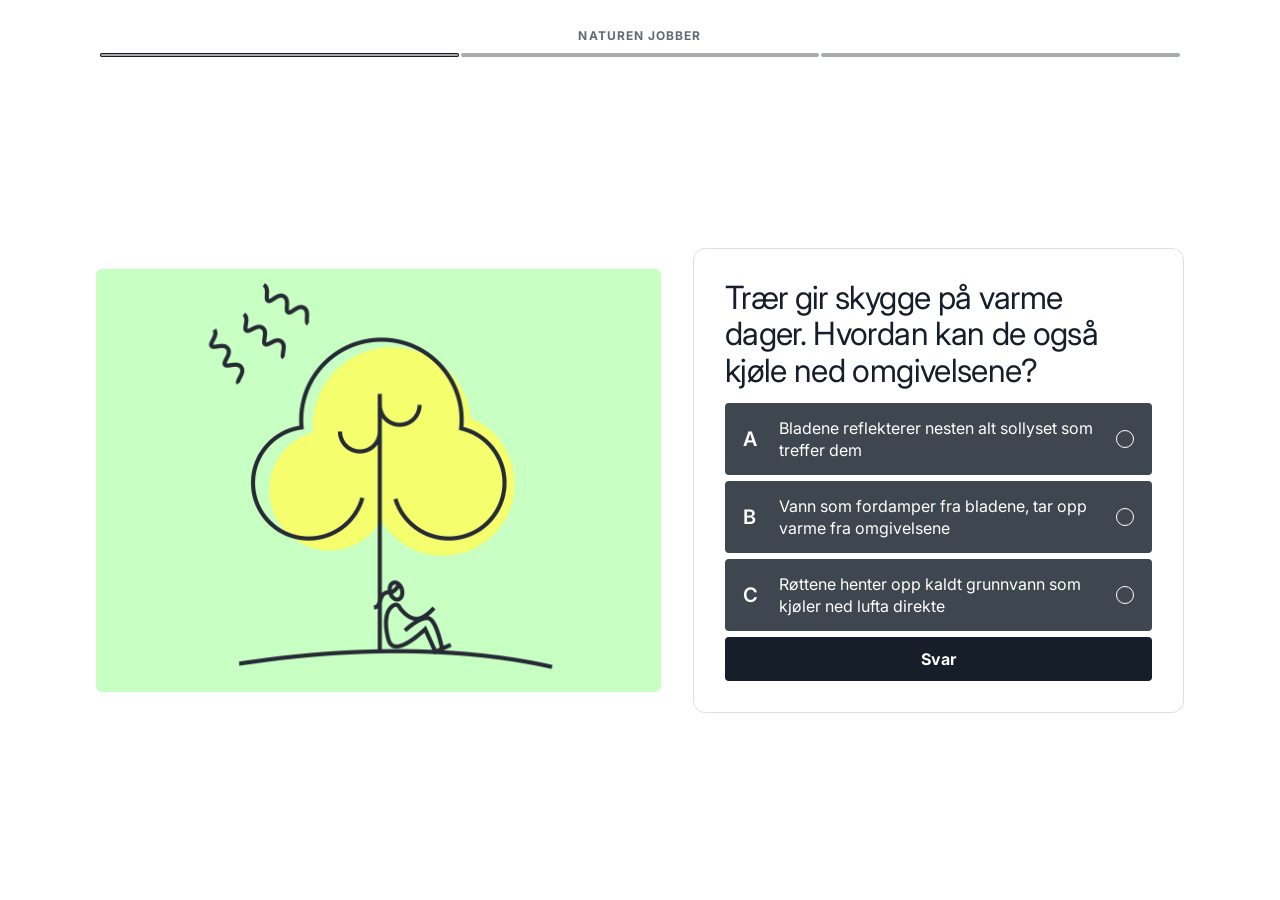
<file: index.html>
<!DOCTYPE html>
<html lang="nb">
<head>
    <meta charset="UTF-8">
    <meta name="viewport" content="width=device-width, initial-scale=1.0, viewport-fit=cover">
    <link rel="preconnect" href="https://fonts.googleapis.com">
    <link rel="preconnect" href="https://fonts.gstatic.com" crossorigin>
    <link href="https://fonts.googleapis.com/css2?family=Inter:ital,opsz,wght@0,14..32,100..900;1,14..32,100..900&amp;display=swap" rel="stylesheet">
    <link rel="stylesheet" href="./style.css">
    <script src="./result-leaves.js" defer></script>
    <script src="./script.js" defer></script>
    <script src="./frame-resize.js" defer></script>
    <title>Naturen jobber – quiz</title>
</head>
<body>
    <main class="quiz">
        <header class="quiz-header">
            <p class="quiz-name">Naturen jobber</p>
            <div id="quiz-progress" class="quiz-progress" role="progressbar" aria-label="Quizfremdrift"></div>
        </header>

        <section id="question-screen" class="quiz-question" aria-labelledby="question" hidden>
            <h1 id="question" class="quiz-question-title" tabindex="-1"></h1>

            <div class="quiz-card">
                <div class="quiz-card-inner">
                    <div class="quiz-card-front">
                        <img id="illustration" alt="" width="572" height="416">
                    </div>
                    <div id="feedback" class="quiz-feedback" role="group" aria-labelledby="feedback-title" aria-describedby="feedback-explanation" tabindex="-1" inert>
                        <h2 id="feedback-title"></h2>
                        <p id="feedback-explanation"></p>
                    </div>
                </div>
            </div>

            <form id="quiz-form" class="quiz-question-panel">
                <fieldset id="answers" class="quiz-answers" aria-label="Svaralternativer">
                    <label class="quiz-option">
                        <span class="quiz-letter">A</span>
                        <span class="quiz-answer-text"></span>
                        <input type="radio" name="answer" value="a" required>
                    </label>
                    <label class="quiz-option">
                        <span class="quiz-letter">B</span>
                        <span class="quiz-answer-text"></span>
                        <input type="radio" name="answer" value="b">
                    </label>
                    <label class="quiz-option">
                        <span class="quiz-letter">C</span>
                        <span class="quiz-answer-text"></span>
                        <input type="radio" name="answer" value="c">
                    </label>
                </fieldset>

                <button id="submit-answer" type="submit">Svar</button>
                <button id="next-question" type="button" hidden><span id="next-question-label">Neste spørsmål</span> <span aria-hidden="true">→</span></button>
            </form>
        </section>

        <section id="result-screen" class="quiz-result" aria-labelledby="result-title" hidden>
            <canvas class="quiz-result-leaves" aria-hidden="true"></canvas>
            <div class="quiz-result-card">
                <p class="quiz-name">Naturen jobber</p>
                <h1 id="result-title" tabindex="-1"></h1>
                <p id="result-message"></p>
                <button id="try-again" type="button">Prøv igjen</button>
            </div>
        </section>
    </main>
</body>
</html>
</file>
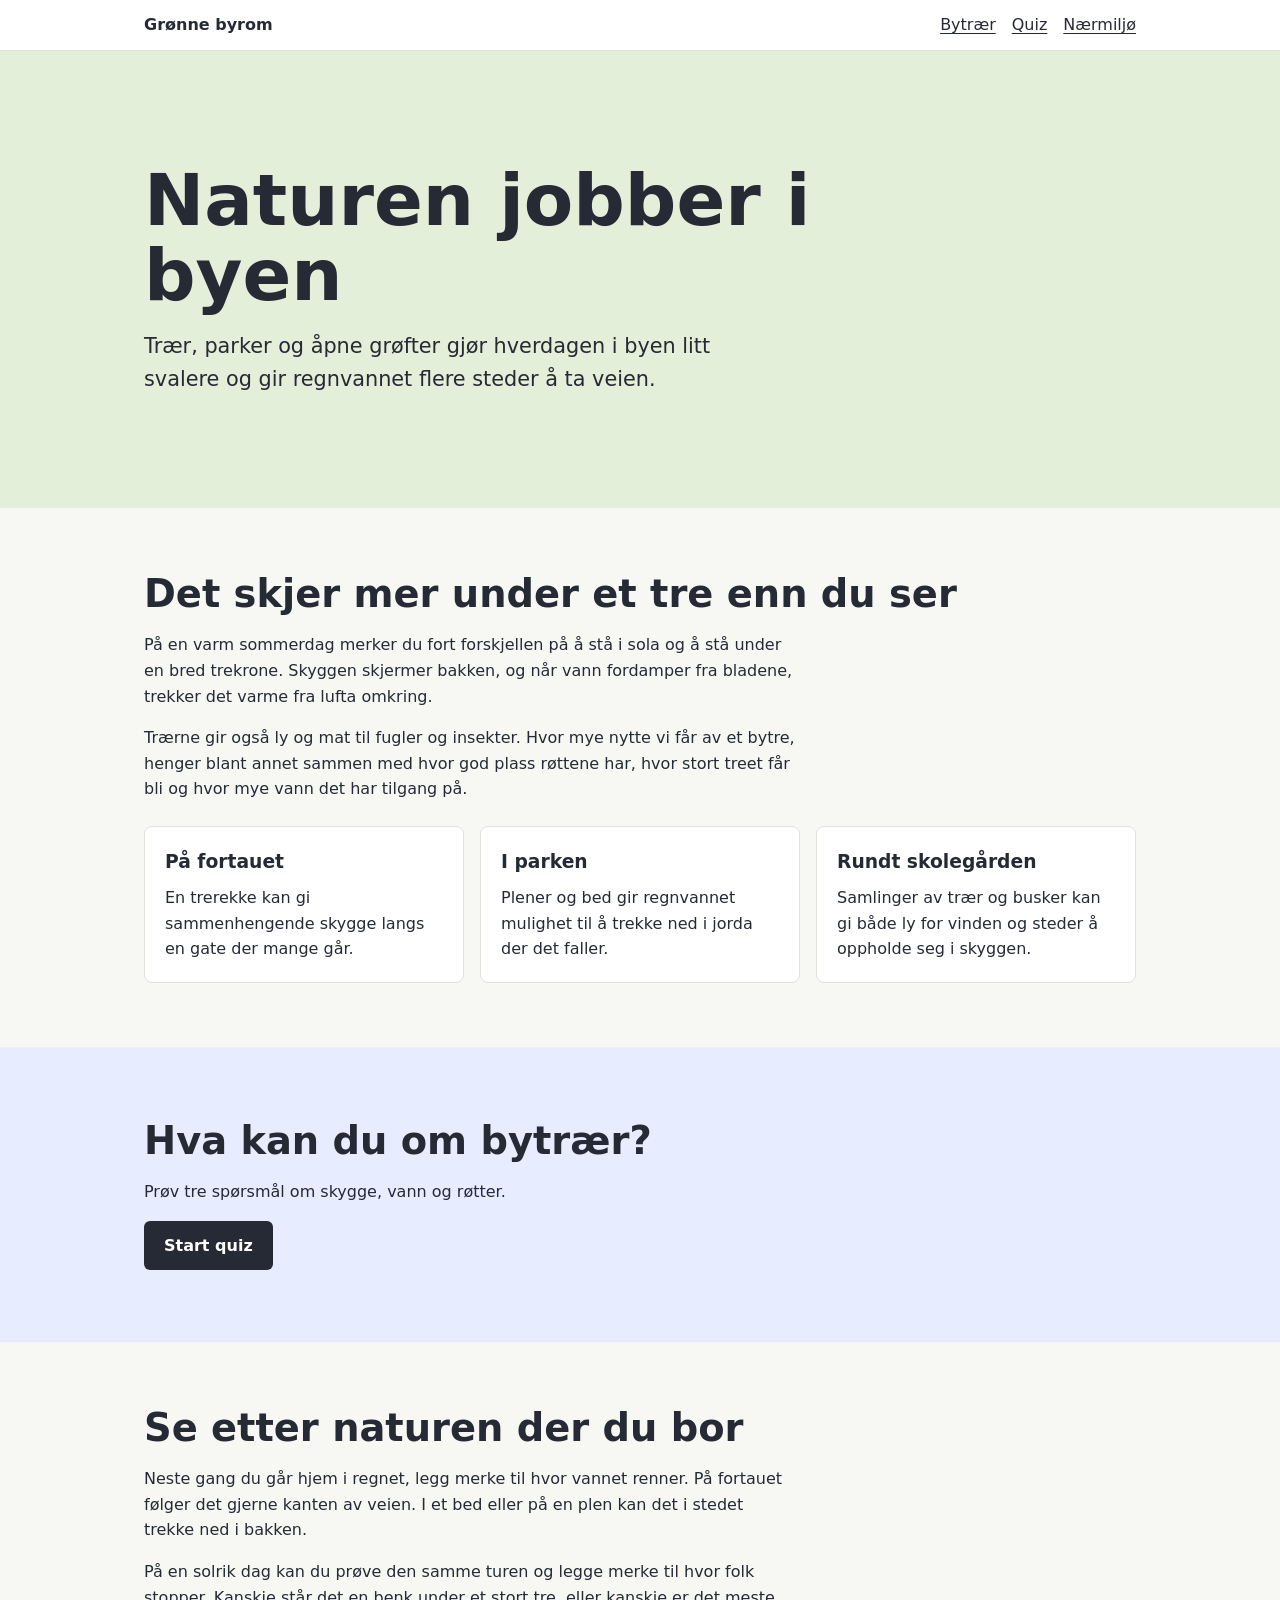
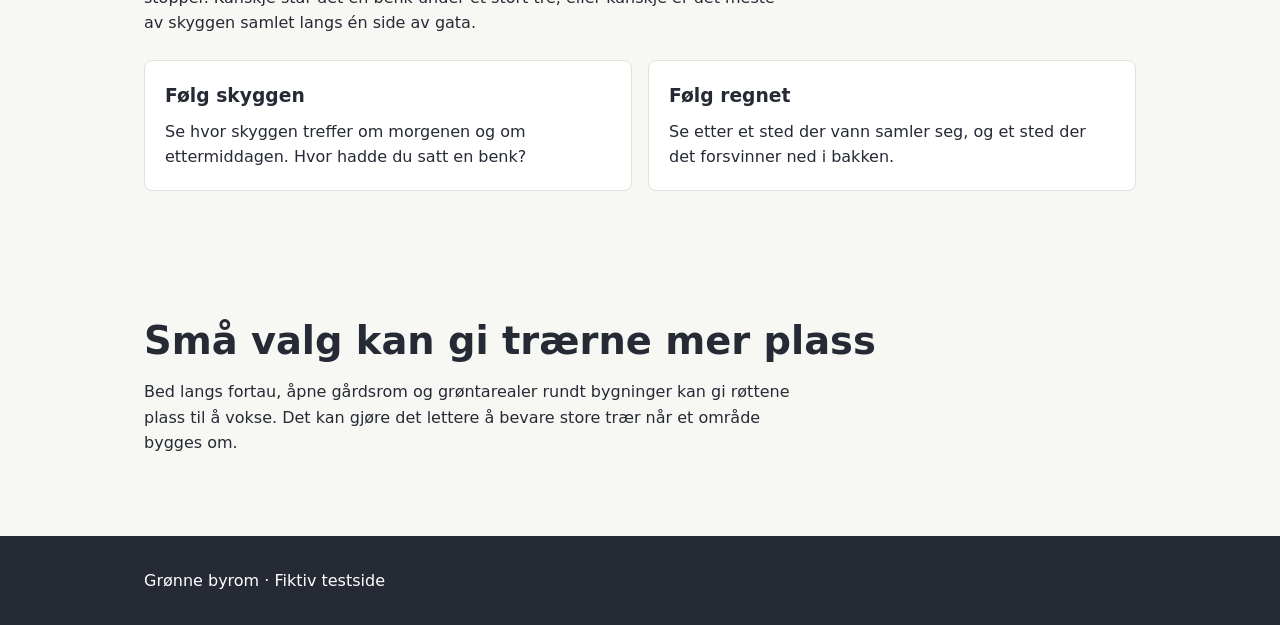
<file: embed-demo.html>
<!DOCTYPE html>
<html lang="nb">
<head>
    <meta charset="UTF-8">
    <meta name="viewport" content="width=device-width, initial-scale=1">
    <title>Naturen jobber i byen – testside</title>
    <style>
        * {
            box-sizing: border-box;
        }

        body {
            margin: 0;
            background: #f7f8f4;
            color: #262a35;
            font: 1rem/1.6 system-ui, sans-serif;
        }

        .wrap {
            width: min(100% - 2rem, 62rem);
            margin-inline: auto;
        }

        .site-header {
            position: sticky;
            top: 0;
            z-index: 2;
            background: #fff;
            border-bottom: 1px solid #dfe3db;
        }

        .site-nav {
            display: flex;
            align-items: center;
            justify-content: space-between;
            flex-wrap: wrap;
            gap: 0.5rem 1.5rem;
            padding-block: 0.75rem;
        }

        .site-nav a {
            color: inherit;
            text-underline-offset: 0.2em;
        }

        .site-name {
            font-weight: 750;
            text-decoration: none;
        }

        .nav-links {
            display: flex;
            flex-wrap: wrap;
            gap: 0.5rem 1rem;
        }

        .hero {
            background: #e3efd9;
            padding-block: clamp(3rem, 9vw, 7rem);
        }

        .hero h1 {
            max-width: 15ch;
            margin: 0 0 1rem;
            font-size: clamp(2.25rem, 7vw, 4.5rem);
            line-height: 1.05;
        }

        .hero p {
            max-width: 48ch;
            margin: 0;
            font-size: clamp(1.06rem, 3vw, 1.3rem);
        }

        .content {
            padding-block: clamp(2.5rem, 6vw, 4rem);
        }

        .content h2,
        .quiz-section h2 {
            margin: 0 0 0.75rem;
            font-size: clamp(1.65rem, 4vw, 2.4rem);
            line-height: 1.15;
        }

        .content p,
        .quiz-section p {
            max-width: 64ch;
        }

        .topics {
            display: grid;
            grid-template-columns: repeat(auto-fit, minmax(min(100%, 15rem), 1fr));
            gap: 1rem;
            margin-top: 1.5rem;
        }

        .topic {
            padding: 1.25rem;
            border: 1px solid #dfe3db;
            border-radius: 0.5rem;
            background: #fff;
        }

        .topic h3 {
            margin: 0;
        }

        .topic p {
            margin: 0.5rem 0 0;
        }

        .quiz-section {
            background: #e7ecff;
            padding-block: clamp(2.5rem, 7vw, 4.5rem);
        }

        [id] {
            scroll-margin-top: 7rem;
        }

        .site-footer {
            background: #262a35;
            color: #fff;
            padding-block: 2rem;
        }

        .site-footer p {
            margin: 0;
        }
    </style>
</head>
<body id="topp">
    <header class="site-header">
        <nav class="site-nav wrap" aria-label="Hovedmeny">
            <a class="site-name" href="#topp">Grønne byrom</a>
            <div class="nav-links">
                <a href="#natur">Bytrær</a>
                <a href="#quiz">Quiz</a>
                <a href="#videre">Nærmiljø</a>
            </div>
        </nav>
    </header>

    <main>
        <section class="hero">
            <div class="wrap">
                <h1>Naturen jobber i byen</h1>
                <p>Trær, parker og åpne grøfter gjør hverdagen i byen litt svalere og gir regnvannet flere steder å ta veien.</p>
            </div>
        </section>

        <section id="natur" class="content wrap">
            <h2>Det skjer mer under et tre enn du ser</h2>
            <p>På en varm sommerdag merker du fort forskjellen på å stå i sola og å stå under en bred trekrone. Skyggen skjermer bakken, og når vann fordamper fra bladene, trekker det varme fra lufta omkring.</p>
            <p>Trærne gir også ly og mat til fugler og insekter. Hvor mye nytte vi får av et bytre, henger blant annet sammen med hvor god plass røttene har, hvor stort treet får bli og hvor mye vann det har tilgang på.</p>

            <div class="topics">
                <article class="topic">
                    <h3>På fortauet</h3>
                    <p>En trerekke kan gi sammenhengende skygge langs en gate der mange går.</p>
                </article>
                <article class="topic">
                    <h3>I parken</h3>
                    <p>Plener og bed gir regnvannet mulighet til å trekke ned i jorda der det faller.</p>
                </article>
                <article class="topic">
                    <h3>Rundt skolegården</h3>
                    <p>Samlinger av trær og busker kan gi både ly for vinden og steder å oppholde seg i skyggen.</p>
                </article>
            </div>
        </section>

        <section id="quiz" class="quiz-section">
            <div class="wrap">
                <h2>Hva kan du om bytrær?</h2>
                <p>Prøv tre spørsmål om skygge, vann og røtter.</p>
                <script src="./embed-overlay.js"></script>
            </div>
        </section>

        <section id="videre" class="content wrap">
            <h2>Se etter naturen der du bor</h2>
            <p>Neste gang du går hjem i regnet, legg merke til hvor vannet renner. På fortauet følger det gjerne kanten av veien. I et bed eller på en plen kan det i stedet trekke ned i bakken.</p>
            <p>På en solrik dag kan du prøve den samme turen og legge merke til hvor folk stopper. Kanskje står det en benk under et stort tre, eller kanskje er det meste av skyggen samlet langs én side av gata.</p>

            <div class="topics">
                <article class="topic">
                    <h3>Følg skyggen</h3>
                    <p>Se hvor skyggen treffer om morgenen og om ettermiddagen. Hvor hadde du satt en benk?</p>
                </article>
                <article class="topic">
                    <h3>Følg regnet</h3>
                    <p>Se etter et sted der vann samler seg, og et sted der det forsvinner ned i bakken.</p>
                </article>
            </div>
        </section>

        <section class="content wrap">
            <h2>Små valg kan gi trærne mer plass</h2>
            <p>Bed langs fortau, åpne gårdsrom og grøntarealer rundt bygninger kan gi røttene plass til å vokse. Det kan gjøre det lettere å bevare store trær når et område bygges om.</p>
        </section>
    </main>

    <footer class="site-footer">
        <div class="wrap">
            <p>Grønne byrom · Fiktiv testside</p>
        </div>
    </footer>
</body>
</html>
</file>
<file: style.css>
:root {
    /* Fargepalett */
    --color-white: #ffffff;
    --color-charcoal: #151e29;
    --color-light-green: #c8ffc3;
    --color-pink: #e333b4;
    --color-pale-yellow: #fcffd0;
    --color-light-blue: #adccff;
    --color-bright-yellow: #f5ff6d;

    /* Svarstatus i quizen */
    --quiz-correct: #86fac0;
    --quiz-wrong: var(--color-pink);
    --quiz-option-background: #3e474f;
    --quiz-status-text: #161821;
    --quiz-result-win: var(--color-light-green);
    --quiz-result-try-again: var(--color-bright-yellow);

    --font-quiz: "Inter", Arial, Helvetica, sans-serif;
}

* {
    box-sizing: border-box;
}

body {
    margin: 0;
    color: var(--color-charcoal);
    font-family: var(--font-quiz);
    line-height: 1.4;
    background: var(--color-white);
}

.quiz {
    --quiz-padding: clamp(1rem, 6.7vw, 1.75rem);

    position: relative;
    isolation: isolate;
    display: grid;
    grid-template-rows: auto 1fr;
    gap: clamp(1rem, 5vw, 2rem);
    padding-block: max(var(--quiz-padding), env(safe-area-inset-top))
        max(var(--quiz-padding), env(safe-area-inset-bottom));
    padding-inline: max(var(--quiz-padding), env(safe-area-inset-left))
        max(var(--quiz-padding), env(safe-area-inset-right));
}

.quiz--viewport {
    min-block-size: 100vh;
    min-block-size: 100dvh;
}

.quiz-header,
.quiz-question,
.quiz-result {
    inline-size: 100%;
    max-inline-size: 68rem;
    margin-inline: auto;
}

.quiz-header {
    position: relative;
    z-index: 2;
    text-align: center;
    padding-inline: 0.25rem;
}

.quiz-name {
    margin: 0 0 0.5rem;
    font-size: 0.875rem;
    font-weight: 700;
    letter-spacing: 0.12em;
    text-transform: uppercase;
}

.quiz-header .quiz-name {
    color: #626b73;
    font-size: 0.75rem;
    letter-spacing: 0.09em;
}

.quiz--overlay .quiz-header .quiz-name {
    display: grid;
    place-items: center;
    min-block-size: 2.75rem;
    padding-inline: 3rem;
}

.quiz-progress {
    display: grid;
    grid-auto-flow: column;
    grid-auto-columns: 1fr;
    gap: 0.125rem;
}

.quiz-progress span {
    height: 0.25rem;
    overflow: hidden;
    border-radius: 1rem;
    background: #a8acaf;
}

.quiz-progress .is-current {
    box-shadow: inset 0 0 0 1px var(--color-charcoal);
}

.quiz-progress span::before {
    content: "";
    display: block;
    height: 100%;
    border-radius: inherit;
    background: var(--color-charcoal);
    transform: scaleX(0);
    transform-origin: left;
}

.quiz-progress .is-complete::before {
    transform: scaleX(1);
}

.quiz h1 {
    margin: 1.25rem 0 1rem;
    font-size: clamp(1.375rem, 5.5vw, 1.875rem);
    font-weight: 400;
    line-height: 1.15;
    text-align: center;
}

.quiz-question {
    display: grid;
    grid-template: "title" auto "card" auto "answers" auto / minmax(0, 1fr);
    gap: clamp(0.75rem, 3vw, 1rem);
}

.quiz--viewport .quiz-question {
    grid-template-rows: auto minmax(auto, 1fr) auto;
}

.quiz-question-panel {
    grid-area: answers;
    background: var(--color-white);
}

.quiz .quiz-question-title {
    grid-area: title;
    margin: 0;
    font-size: clamp(1.1875rem, 6.3vw, 2rem);
    line-height: 1.14;
    letter-spacing: -0.02em;
    text-wrap: balance;
}

.quiz-card {
    grid-area: card;
}

.quiz-card-inner {
    display: grid;
    block-size: 100%;
    min-block-size: clamp(10rem, 53vw, 20rem);
}

.quiz-card-front,
.quiz-feedback {
    grid-area: 1 / 1;
    border-radius: 0.375rem;
    min-inline-size: 0;
}

.quiz-card-front {
    position: relative;
    background: var(--color-light-green);
}

.quiz-card[data-illustration-tone="yellow"] .quiz-card-front {
    background: #fcffd1;
}

.quiz-card-front img {
    position: absolute;
    inset: 0;
    display: block;
    width: 100%;
    height: 100%;
    border-radius: inherit;
    object-fit: contain;
}

.quiz-feedback {
    display: grid;
    align-content: center;
    min-height: min-content;
    padding: clamp(1rem, 5vw, 2rem);
    color: var(--quiz-status-text);
    font-size: clamp(0.6875rem, 3.5vw, 1rem);
    line-height: 1.22;
    text-align: center;
}

.quiz-feedback h2 {
    margin: 0 0 0.25rem;
    font-size: clamp(0.875rem, 4vw, 1.25rem);
}

.quiz-feedback p {
    max-inline-size: 33ch;
    margin: 0 auto;
    text-wrap: pretty;
}

@media (prefers-reduced-motion: no-preference) {
    .quiz-card {
        perspective: 1000px;
    }

    .quiz-card-inner {
        transform-style: preserve-3d;
    }

    .quiz-card-front,
    .quiz-feedback {
        backface-visibility: hidden;
    }

    .quiz-feedback,
    .quiz-card.is-flipped .quiz-card-inner {
        transform: rotateY(180deg);
    }

    .quiz-card.is-flipped .quiz-card-inner {
        transition: transform 430ms cubic-bezier(0.35, 0, 0.2, 1);
    }
}

@media (prefers-reduced-motion: reduce) {
    .quiz-card:not(.is-flipped) .quiz-feedback,
    .quiz-card.is-flipped .quiz-card-front {
        visibility: hidden;
    }
}

.quiz-answers {
    display: grid;
    gap: 0.375rem;
    min-inline-size: 0;
    margin: 0 0 0.375rem;
    padding: 0;
    border: 0;
}

.quiz-option {
    display: grid;
    grid-template-columns: 1.5rem 1fr auto;
    align-items: center;
    gap: 0.75rem;
    min-block-size: clamp(3.5rem, 18vw, 4.5rem);
    padding: 0.625rem clamp(0.75rem, 4.5vw, 1.125rem);
    border-radius: 0.25rem;
    background: var(--quiz-option-background);
    color: var(--color-white);
    font-size: clamp(0.8125rem, 3.5vw, 1rem);
    cursor: pointer;
}

.quiz-answers:disabled .quiz-option {
    cursor: default;
}

.quiz-answers:not(:disabled) .quiz-option:has(input:checked) {
    box-shadow: inset 0 0 0 2px var(--color-light-blue);
}

.quiz-letter {
    font-size: 1.25rem;
    font-weight: 600;
}

.quiz-option input {
    appearance: none;
    width: 1.125rem;
    height: 1.125rem;
    margin: 0;
    border: 1px solid currentColor;
    border-radius: 50%;
    color: inherit;
}

.quiz-option input:checked {
    background: currentColor;
}

@media (forced-colors: active) {
    .quiz-option input {
        appearance: auto;
    }
}

.quiz-feedback[data-result="correct"],
.quiz-option[data-result="correct"] {
    background: var(--quiz-correct);
    color: var(--quiz-status-text);
}

.quiz-feedback[data-result="wrong"],
.quiz-option[data-result="wrong"] {
    background: var(--quiz-wrong);
    color: var(--quiz-status-text);
}

.quiz-result {
    --leaf-tile-height: clamp(38rem, 205vw, 60rem);

    display: grid;
    align-items: center;
    justify-items: center;
    padding-block: clamp(5rem, 36vw, 11rem);
}

.quiz--viewport .quiz-result {
    padding-block: clamp(3rem, 16dvh, 9rem);
}

.quiz-result-leaves {
    position: absolute;
    inset: 0;
    z-index: 0;
    width: 100%;
    height: 100%;
    pointer-events: none;
    background: url("./assets/Blader-BG-Element.svg") center top / auto var(--leaf-tile-height) repeat;
}

.quiz-result-leaves.is-animated {
    background-image: none;
}

.quiz-result-card {
    position: relative;
    z-index: 1;
    display: grid;
    align-content: center;
    gap: 1rem;
    inline-size: 100%;
    min-height: clamp(18rem, 82vw, 23rem);
    padding: clamp(1.25rem, 6vw, 2rem);
    border-radius: 0.375rem;
    color: var(--quiz-status-text);
    text-align: center;
}

.quiz-result[data-result="win"] .quiz-result-card {
    background: var(--quiz-result-win);
}

.quiz-result[data-result="try-again"] .quiz-result-card {
    background: var(--quiz-result-try-again);
}

.quiz-result-card h1,
.quiz-result-card p {
    margin: 0;
}

.quiz-result-card button {
    justify-self: center;
    max-width: 14rem;
}

.quiz button {
    width: 100%;
    min-height: 2.75rem;
    padding: 0.5rem 1rem;
    border: 0;
    border-radius: 0.25rem;
    background: var(--color-charcoal);
    color: var(--color-white);
    font: inherit;
    font-weight: 700;
    cursor: pointer;
}

@media (max-width: 47.99rem) and (min-height: 33rem) {
    .quiz--viewport .quiz-question-panel {
        position: sticky;
        inset-block-end: max(var(--quiz-padding), env(safe-area-inset-bottom));
        z-index: 1;
    }
}

@media (max-width: 47.99rem) and (max-height: 44rem) {
    .quiz--viewport .quiz-card-inner {
        min-block-size: 9.5rem;
    }

    .quiz--viewport .quiz-feedback {
        padding: 0.75rem;
    }

    .quiz--viewport .quiz-question-title {
        font-size: clamp(1.1875rem, 5.6vw, 1.5rem);
    }

    .quiz--viewport .quiz-option {
        grid-template-columns: 1.25rem 1fr auto;
        gap: 0.625rem;
        min-block-size: clamp(2.75rem, 9.1dvh, 3.5rem);
        padding: 0.5rem 0.625rem;
    }
}

@media (min-width: 48rem) {
    .quiz-question,
    .quiz--viewport .quiz-question {
        --panel-padding: clamp(1rem, 3vw, 2rem);

        grid-template:
            "card ." 1fr
            "card title" auto
            "card answers" auto
            "card ." 1fr / minmax(0, 1.15fr) minmax(0, 1fr);
        column-gap: clamp(1rem, 3vw, 2rem);
        row-gap: 0;
    }

    .quiz-question::before {
        content: "";
        grid-area: 2 / 2 / 4 / 3;
        border: 1px solid #dce0e4;
        border-radius: 0.75rem;
        pointer-events: none;
    }

    .quiz .quiz-question-title {
        z-index: 1;
        padding: var(--panel-padding) var(--panel-padding) 0.875rem;
        text-align: start;
    }

    .quiz-question-panel {
        z-index: 1;
        padding: 0 var(--panel-padding) var(--panel-padding);
        background: none;
    }

    .quiz-card {
        align-self: center;
    }

    .quiz-card-inner {
        min-block-size: clamp(19rem, 33vw, 30rem);
    }
}

@media (hover: hover) {
    .quiz button:hover,
    .quiz-answers:not(:disabled) .quiz-option:hover {
        filter: brightness(1.15);
    }
}

@media (prefers-reduced-motion: no-preference) {
    .quiz-progress span::before {
        transition: transform 220ms cubic-bezier(0.2, 0.75, 0.25, 1);
    }

    .quiz button,
    .quiz-option {
        transition: transform 120ms ease-out, filter 120ms ease-out, box-shadow 120ms ease-out;
    }

    .quiz button:active,
    .quiz-answers:not(:disabled) .quiz-option:active {
        transform: translateY(1px) scale(0.98);
        transition-duration: 70ms;
    }
}

.quiz :focus-visible {
    outline: 3px solid var(--color-light-blue);
    outline-offset: 2px;
}

.quiz [hidden] {
    display: none;
}
</file>
